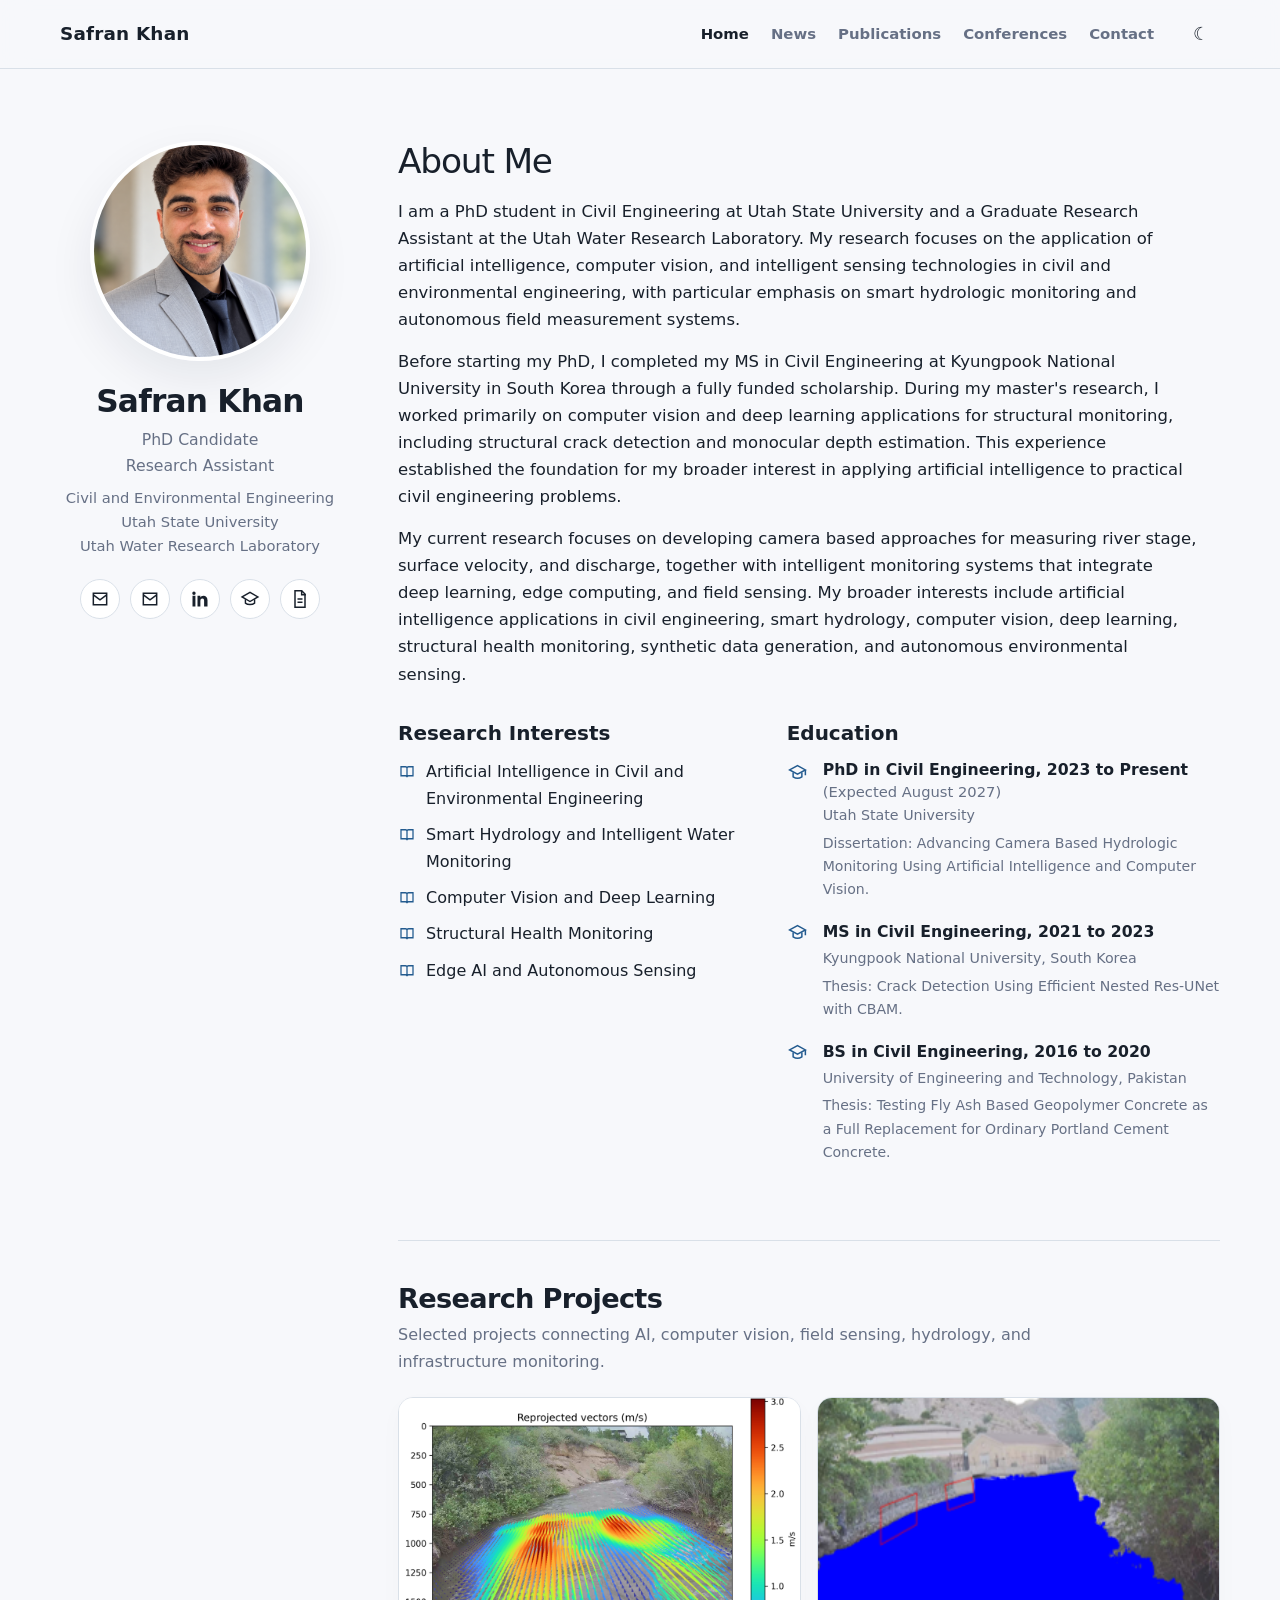
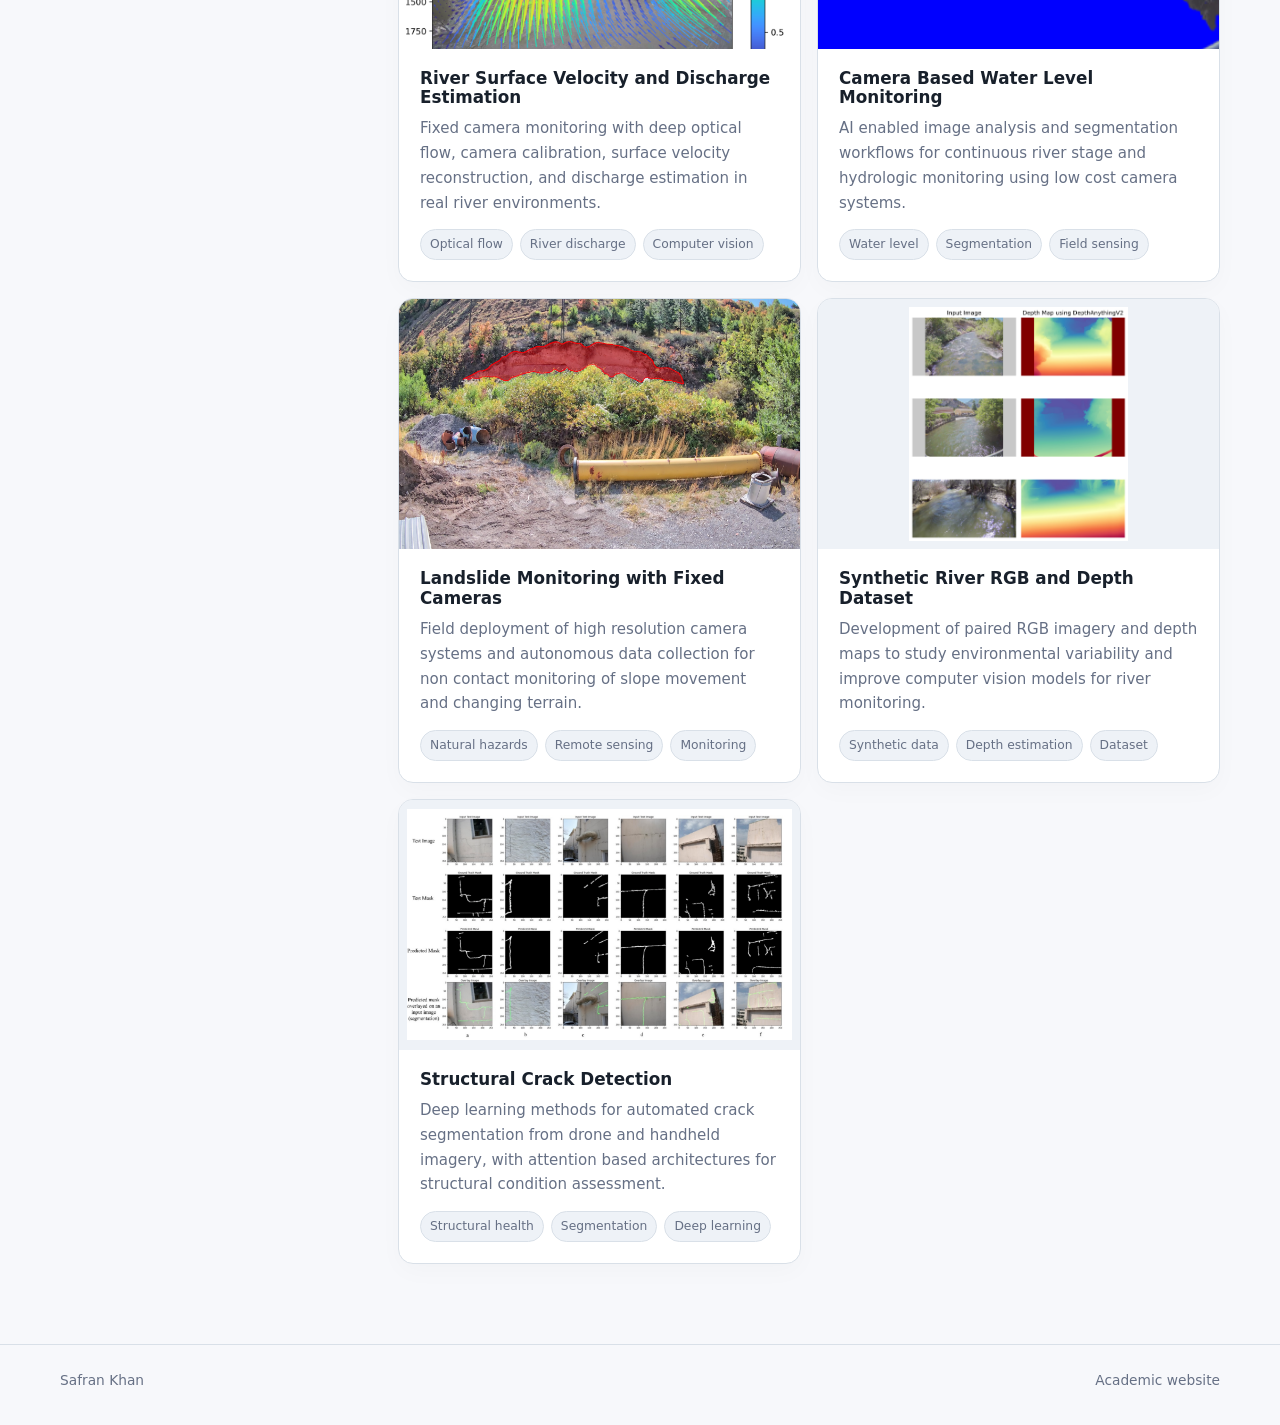
<file: index.html>
<!doctype html>
<html lang="en">
<head>
  <meta charset="utf-8">
  <meta name="viewport" content="width=device-width, initial-scale=1">
  <meta name="description" content="Academic website of Safran Khan, PhD Candidate and Research Assistant at Utah State University, focusing on AI, computer vision, smart hydrology, and infrastructure monitoring.">
  <title>Safran Khan | Academic Website</title>
  <link rel="stylesheet" href="assets/styles.css">
  <script>try{const t=localStorage.getItem('theme');if(t)document.documentElement.setAttribute('data-theme',t)}catch(e){}</script>
  <script type="application/ld+json">{"@context":"https://schema.org","@type":"Person","name":"Safran Khan","jobTitle":"PhD Candidate and Research Assistant","affiliation":[{"@type":"CollegeOrUniversity","name":"Utah State University"},{"@type":"Organization","name":"Utah Water Research Laboratory"}],"email":"mailto:safran.khan@usu.edu","sameAs":["https://scholar.google.com/citations?user=_5vzFUcAAAAJ&hl=en","https://pk.linkedin.com/in/engr-safran-khan-b35866154"]}</script>
</head>
<body>
  <header class="site-header">
    <nav class="nav-wrap" aria-label="Main navigation">
      <a class="brand" href="index.html">Safran Khan</a>
      <div class="nav-links">
        <a class="active" href="index.html">Home</a>
        <a href="news.html">News</a>
        <a href="publications.html">Publications</a>
        <a href="conferences.html">Conferences</a>
        <a href="contact.html">Contact</a>
      </div>
      <button class="theme-toggle" type="button" data-theme-toggle aria-label="Switch theme"></button>
    </nav>
  </header>

  <main class="page-shell">
    <div class="home-grid">
      <aside class="profile-panel" aria-label="Profile">
        <img class="profile-photo" src="assets/profile.png" alt="Portrait of Safran Khan">
        <h1 class="profile-name">Safran Khan</h1>
        <p class="profile-role">PhD Candidate<br>Research Assistant</p>
        <p class="profile-unit">Civil and Environmental Engineering<br>Utah State University<br>Utah Water Research Laboratory</p>

        <div class="social-row" aria-label="Academic and professional links">
          <a class="social-link" href="mailto:safran.khan@usu.edu" aria-label="Email Safran Khan" title="USU Email">
            <svg viewBox="0 0 24 24" fill="none" stroke="currentColor" stroke-width="1.8" aria-hidden="true"><path d="M4 5h16v14H4z"></path><path d="m4 7 8 6 8-6"></path></svg>
          </a>
          <a class="social-link" href="mailto:civilengr.safrankhan@gmail.com" aria-label="Email civilengr.safrankhan@gmail.com" title="Gmail">
            <svg viewBox="0 0 24 24" fill="none" stroke="currentColor" stroke-width="1.8" aria-hidden="true"><path d="M4 5h16v14H4z"></path><path d="m4 7 8 6 8-6"></path></svg>
          </a>
          <a class="social-link" href="https://pk.linkedin.com/in/engr-safran-khan-b35866154" target="_blank" rel="noopener" aria-label="LinkedIn" title="LinkedIn">
            <svg viewBox="0 0 24 24" fill="currentColor" aria-hidden="true"><path d="M6.5 8.2H3V21h3.5V8.2zM4.75 3A2.05 2.05 0 1 0 4.75 7.1 2.05 2.05 0 0 0 4.75 3zM21 13.7c0-3.85-2.05-5.65-4.8-5.65-2.2 0-3.2 1.2-3.75 2.05V8.2H9V21h3.45v-6.35c0-1.67.32-3.3 2.4-3.3 2.05 0 2.08 1.92 2.08 3.4V21H21v-7.3z"></path></svg>
          </a>
          <a class="social-link" href="https://scholar.google.com/citations?user=_5vzFUcAAAAJ&hl=en" target="_blank" rel="noopener" aria-label="Google Scholar" title="Google Scholar">
            <svg viewBox="0 0 24 24" fill="none" stroke="currentColor" stroke-width="1.7" aria-hidden="true"><path d="M2.5 9.5 12 4l9.5 5.5L12 15z"></path><path d="M6.5 12.2V17c2.7 2.2 8.3 2.2 11 0v-4.8"></path></svg>
          </a>
          <a class="social-link" href="assets/Safran_Khan_CV.pdf" target="_blank" aria-label="Curriculum vitae" title="CV">
            <svg viewBox="0 0 24 24" fill="none" stroke="currentColor" stroke-width="1.8" aria-hidden="true"><path d="M6 2h8l4 4v16H6z"></path><path d="M14 2v5h5M9 12h6M9 16h6"></path></svg>
          </a>
        </div>
      </aside>

      <section class="content-panel">
        <h2 class="hero-title about-title">About Me</h2>
        <p class="bio-copy">I am a PhD student in Civil Engineering at Utah State University and a Graduate Research Assistant at the Utah Water Research Laboratory. My research focuses on the application of artificial intelligence, computer vision, and intelligent sensing technologies in civil and environmental engineering, with particular emphasis on smart hydrologic monitoring and autonomous field measurement systems.</p>
        <p class="bio-copy">Before starting my PhD, I completed my MS in Civil Engineering at Kyungpook National University in South Korea through a fully funded scholarship. During my master's research, I worked primarily on computer vision and deep learning applications for structural monitoring, including structural crack detection and monocular depth estimation. This experience established the foundation for my broader interest in applying artificial intelligence to practical civil engineering problems.</p>
        <p class="bio-copy">My current research focuses on developing camera based approaches for measuring river stage, surface velocity, and discharge, together with intelligent monitoring systems that integrate deep learning, edge computing, and field sensing. My broader interests include artificial intelligence applications in civil engineering, smart hydrology, computer vision, deep learning, structural health monitoring, synthetic data generation, and autonomous environmental sensing.</p>

        <div class="home-details">
          <section>
            <h3 class="section-title">Research Interests</h3>
            <ul class="interest-list">
              <li><svg viewBox="0 0 24 24" fill="none" stroke="currentColor" stroke-width="1.7" aria-hidden="true"><path d="M4 5h6a2 2 0 0 1 2 2v12a2 2 0 0 0-2-2H4zM20 5h-6a2 2 0 0 0-2 2v12a2 2 0 0 1 2-2h6z"></path></svg><span>Artificial Intelligence in Civil and Environmental Engineering</span></li>
              <li><svg viewBox="0 0 24 24" fill="none" stroke="currentColor" stroke-width="1.7" aria-hidden="true"><path d="M4 5h6a2 2 0 0 1 2 2v12a2 2 0 0 0-2-2H4zM20 5h-6a2 2 0 0 0-2 2v12a2 2 0 0 1 2-2h6z"></path></svg><span>Smart Hydrology and Intelligent Water Monitoring</span></li>
              <li><svg viewBox="0 0 24 24" fill="none" stroke="currentColor" stroke-width="1.7" aria-hidden="true"><path d="M4 5h6a2 2 0 0 1 2 2v12a2 2 0 0 0-2-2H4zM20 5h-6a2 2 0 0 0-2 2v12a2 2 0 0 1 2-2h6z"></path></svg><span>Computer Vision and Deep Learning</span></li>
              <li><svg viewBox="0 0 24 24" fill="none" stroke="currentColor" stroke-width="1.7" aria-hidden="true"><path d="M4 5h6a2 2 0 0 1 2 2v12a2 2 0 0 0-2-2H4zM20 5h-6a2 2 0 0 0-2 2v12a2 2 0 0 1 2-2h6z"></path></svg><span>Structural Health Monitoring</span></li>
              <li><svg viewBox="0 0 24 24" fill="none" stroke="currentColor" stroke-width="1.7" aria-hidden="true"><path d="M4 5h6a2 2 0 0 1 2 2v12a2 2 0 0 0-2-2H4zM20 5h-6a2 2 0 0 0-2 2v12a2 2 0 0 1 2-2h6z"></path></svg><span>Edge AI and Autonomous Sensing</span></li>
            </ul>
          </section>

          <section>
            <h3 class="section-title">Education</h3>
            <div class="education-list">
              <div class="education-item"><svg viewBox="0 0 24 24" fill="none" stroke="currentColor" stroke-width="1.7" aria-hidden="true"><path d="m3 9 9-5 9 5-9 5z"></path><path d="M7 12v5c3 2 7 2 10 0v-5M21 9v6"></path></svg><div><div class="degree-line"><strong>PhD in Civil Engineering, 2023 to Present</strong> <span class="expected-date">(Expected August 2027)</span></div><span class="education-meta">Utah State University</span><div class="education-note">Dissertation: Advancing Camera Based Hydrologic Monitoring Using Artificial Intelligence and Computer Vision.</div></div></div>
              <div class="education-item"><svg viewBox="0 0 24 24" fill="none" stroke="currentColor" stroke-width="1.7" aria-hidden="true"><path d="m3 9 9-5 9 5-9 5z"></path><path d="M7 12v5c3 2 7 2 10 0v-5M21 9v6"></path></svg><div><strong>MS in Civil Engineering, 2021 to 2023</strong><span class="education-meta">Kyungpook National University, South Korea</span><div class="education-note">Thesis: Crack Detection Using Efficient Nested Res-UNet with CBAM.</div></div></div>
              <div class="education-item"><svg viewBox="0 0 24 24" fill="none" stroke="currentColor" stroke-width="1.7" aria-hidden="true"><path d="m3 9 9-5 9 5-9 5z"></path><path d="M7 12v5c3 2 7 2 10 0v-5M21 9v6"></path></svg><div><strong>BS in Civil Engineering, 2016 to 2020</strong><span class="education-meta">University of Engineering and Technology, Pakistan</span><div class="education-note">Thesis: Testing Fly Ash Based Geopolymer Concrete as a Full Replacement for Ordinary Portland Cement Concrete.</div></div></div>
            </div>
          </section>
        </div>

        <section class="projects-block" id="projects">
          <div class="projects-heading">
            <div><h2>Research Projects</h2></div>
            <p>Selected projects connecting AI, computer vision, field sensing, hydrology, and infrastructure monitoring.</p>
          </div>
          <div class="project-grid">
            <article class="project-card"><img class="project-thumb top" src="assets/project-velocity.png" alt="Reprojected surface velocity vectors over a river scene"><div class="project-body"><h3>River Surface Velocity and Discharge Estimation</h3><p>Fixed camera monitoring with deep optical flow, camera calibration, surface velocity reconstruction, and discharge estimation in real river environments.</p><div class="tag-row"><span class="tag">Optical flow</span><span class="tag">River discharge</span><span class="tag">Computer vision</span></div></div></article>
            <article class="project-card"><img class="project-thumb top" src="assets/project-waterlevel.png" alt="Water level segmentation mask over a river image"><div class="project-body"><h3>Camera Based Water Level Monitoring</h3><p>AI enabled image analysis and segmentation workflows for continuous river stage and hydrologic monitoring using low cost camera systems.</p><div class="tag-row"><span class="tag">Water level</span><span class="tag">Segmentation</span><span class="tag">Field sensing</span></div></div></article>
            <article class="project-card"><img class="project-thumb top" src="assets/project-landslide.png" alt="Annotated landslide area highlighted on a hillside image"><div class="project-body"><h3>Landslide Monitoring with Fixed Cameras</h3><p>Field deployment of high resolution camera systems and autonomous data collection for non contact monitoring of slope movement and changing terrain.</p><div class="tag-row"><span class="tag">Natural hazards</span><span class="tag">Remote sensing</span><span class="tag">Monitoring</span></div></div></article>
            <article class="project-card"><img class="project-thumb contain" src="assets/project-depthmap.png" alt="Example RGB river images and corresponding depth maps"><div class="project-body"><h3>Synthetic River RGB and Depth Dataset</h3><p>Development of paired RGB imagery and depth maps to study environmental variability and improve computer vision models for river monitoring.</p><div class="tag-row"><span class="tag">Synthetic data</span><span class="tag">Depth estimation</span><span class="tag">Dataset</span></div></div></article>
            <article class="project-card"><img class="project-thumb contain" src="assets/project-cracks.png" alt="Crack segmentation examples showing input images and masks"><div class="project-body"><h3>Structural Crack Detection</h3><p>Deep learning methods for automated crack segmentation from drone and handheld imagery, with attention based architectures for structural condition assessment.</p><div class="tag-row"><span class="tag">Structural health</span><span class="tag">Segmentation</span><span class="tag">Deep learning</span></div></div></article>
          </div>
        </section>
      </section>
    </div>
  </main>

  <footer class="site-footer"><div class="footer-wrap"><span>Safran Khan</span><span>Academic website</span></div></footer>
  <script src="assets/site.js"></script>
</body>
</html>
</file>
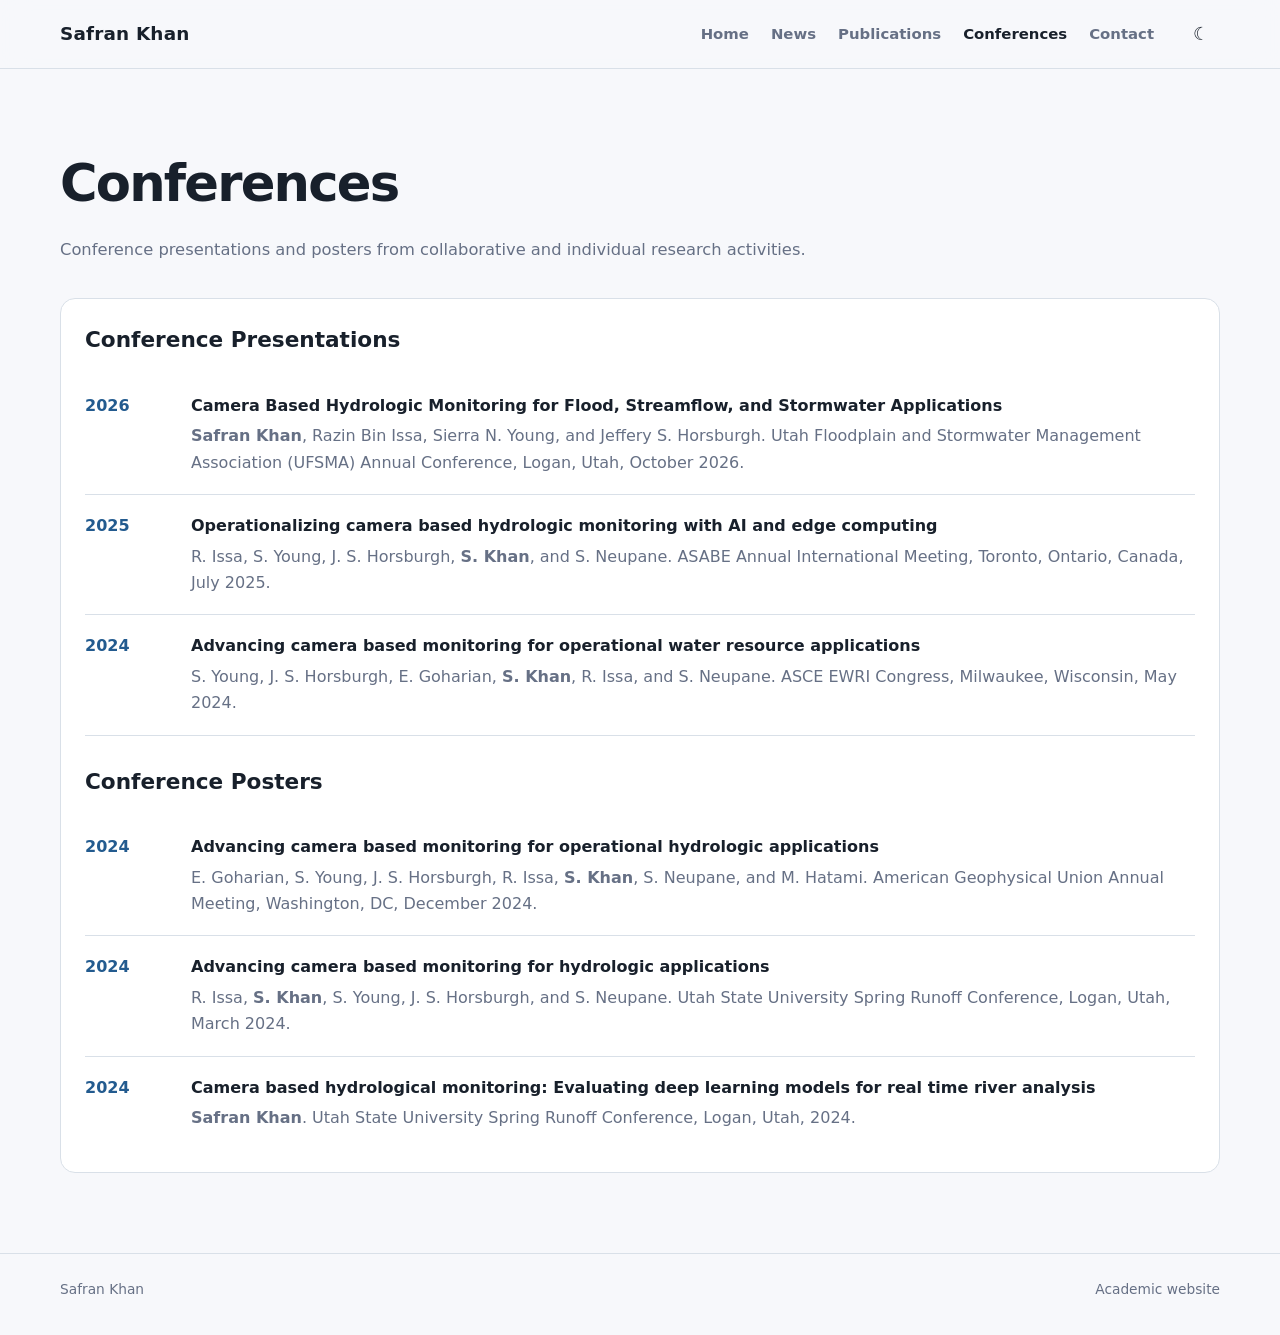
<file: conferences.html>
<!doctype html>
<html lang="en">
<head>
  <meta charset="utf-8"><meta name="viewport" content="width=device-width, initial-scale=1">
  <meta name="description" content="Conference presentations and posters by Safran Khan.">
  <title>Conferences | Safran Khan</title>
  <link rel="stylesheet" href="assets/styles.css">
  <script>try{const t=localStorage.getItem('theme');if(t)document.documentElement.setAttribute('data-theme',t)}catch(e){}</script>
</head>
<body>
<header class="site-header"><nav class="nav-wrap" aria-label="Main navigation"><a class="brand" href="index.html">Safran Khan</a><div class="nav-links"><a href="index.html">Home</a><a href="news.html">News</a><a href="publications.html">Publications</a><a class="active" href="conferences.html">Conferences</a><a href="contact.html">Contact</a></div><button class="theme-toggle" type="button" data-theme-toggle aria-label="Switch theme"></button></nav></header>
<main class="page-shell">
  <div class="page-intro"><h1 class="page-title">Conferences</h1><p class="page-subtitle">Conference presentations and posters from collaborative and individual research activities.</p></div>
  <section class="content-card">
    <h2 class="group-title">Conference Presentations</h2>
    <div class="conference-item"><div class="conference-year">2026</div><div><p class="conference-title">Camera Based Hydrologic Monitoring for Flood, Streamflow, and Stormwater Applications</p><p class="conference-detail"><strong>Safran Khan</strong>, Razin Bin Issa, Sierra N. Young, and Jeffery S. Horsburgh. Utah Floodplain and Stormwater Management Association (UFSMA) Annual Conference, Logan, Utah, October 2026.</p></div></div>
    <div class="conference-item"><div class="conference-year">2025</div><div><p class="conference-title">Operationalizing camera based hydrologic monitoring with AI and edge computing</p><p class="conference-detail">R. Issa, S. Young, J. S. Horsburgh, <strong>S. Khan</strong>, and S. Neupane. ASABE Annual International Meeting, Toronto, Ontario, Canada, July 2025.</p></div></div>
    <div class="conference-item"><div class="conference-year">2024</div><div><p class="conference-title">Advancing camera based monitoring for operational water resource applications</p><p class="conference-detail">S. Young, J. S. Horsburgh, E. Goharian, <strong>S. Khan</strong>, R. Issa, and S. Neupane. ASCE EWRI Congress, Milwaukee, Wisconsin, May 2024.</p></div></div>

    <h2 class="group-title" style="margin-top:28px">Conference Posters</h2>
    <div class="conference-item"><div class="conference-year">2024</div><div><p class="conference-title">Advancing camera based monitoring for operational hydrologic applications</p><p class="conference-detail">E. Goharian, S. Young, J. S. Horsburgh, R. Issa, <strong>S. Khan</strong>, S. Neupane, and M. Hatami. American Geophysical Union Annual Meeting, Washington, DC, December 2024.</p></div></div>
    <div class="conference-item"><div class="conference-year">2024</div><div><p class="conference-title">Advancing camera based monitoring for hydrologic applications</p><p class="conference-detail">R. Issa, <strong>S. Khan</strong>, S. Young, J. S. Horsburgh, and S. Neupane. Utah State University Spring Runoff Conference, Logan, Utah, March 2024.</p></div></div>
    <div class="conference-item"><div class="conference-year">2024</div><div><p class="conference-title">Camera based hydrological monitoring: Evaluating deep learning models for real time river analysis</p><p class="conference-detail"><strong>Safran Khan</strong>. Utah State University Spring Runoff Conference, Logan, Utah, 2024.</p></div></div>
  </section>
</main>
<footer class="site-footer"><div class="footer-wrap"><span>Safran Khan</span><span>Academic website</span></div></footer>
<script src="assets/site.js"></script>
</body>
</html>
</file>
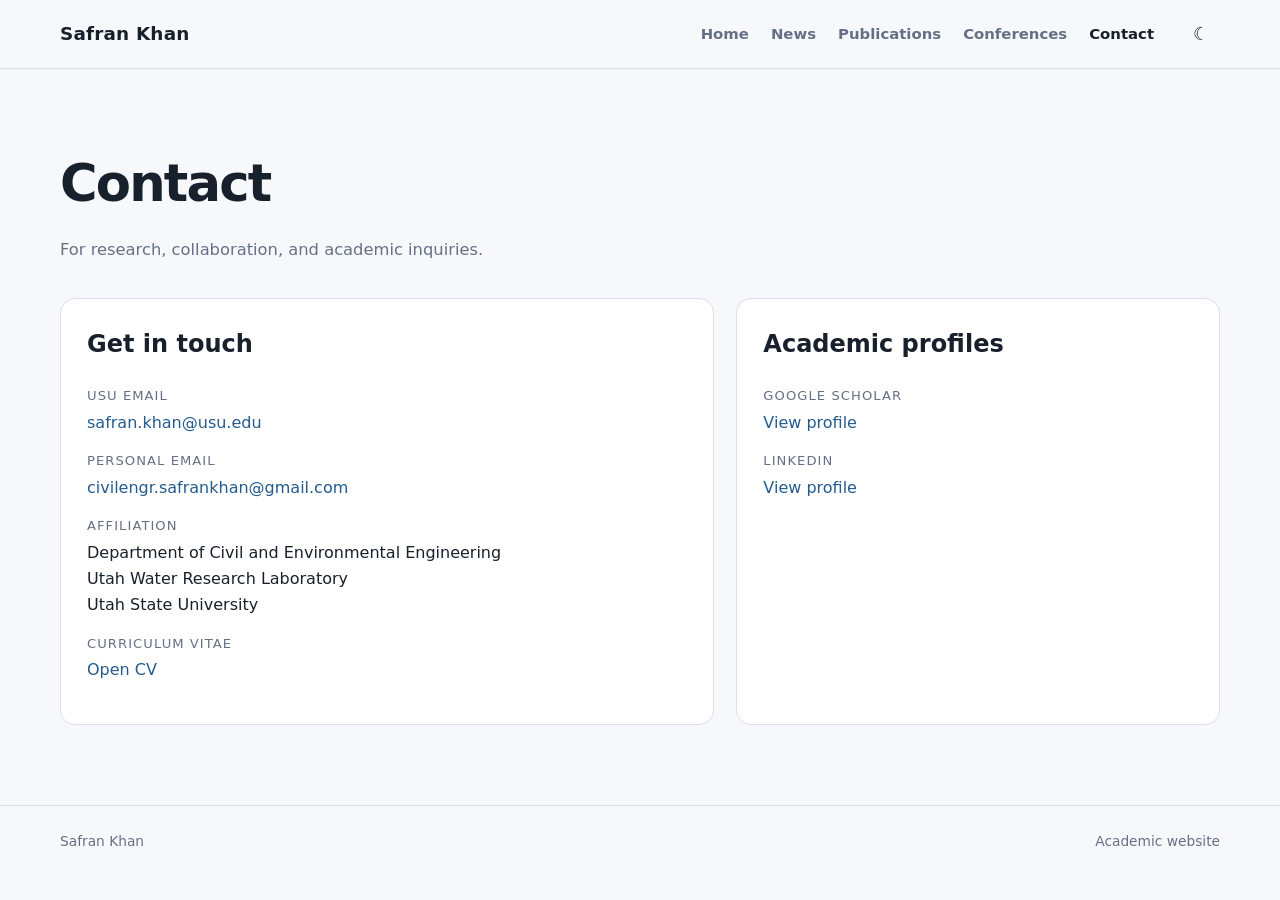
<file: contact.html>
<!doctype html>
<html lang="en">
<head>
  <meta charset="utf-8"><meta name="viewport" content="width=device-width, initial-scale=1">
  <meta name="description" content="Contact Safran Khan at Utah State University.">
  <title>Contact | Safran Khan</title>
  <link rel="stylesheet" href="assets/styles.css">
  <script>try{const t=localStorage.getItem('theme');if(t)document.documentElement.setAttribute('data-theme',t)}catch(e){}</script>
</head>
<body>
<header class="site-header"><nav class="nav-wrap" aria-label="Main navigation"><a class="brand" href="index.html">Safran Khan</a><div class="nav-links"><a href="index.html">Home</a><a href="news.html">News</a><a href="publications.html">Publications</a><a href="conferences.html">Conferences</a><a class="active" href="contact.html">Contact</a></div><button class="theme-toggle" type="button" data-theme-toggle aria-label="Switch theme"></button></nav></header>
<main class="page-shell">
  <div class="page-intro"><h1 class="page-title">Contact</h1><p class="page-subtitle">For research, collaboration, and academic inquiries.</p></div>
  <div class="contact-grid">
    <section class="contact-card"><h2>Get in touch</h2><div class="contact-row"><span class="contact-label">USU Email</span><a href="mailto:safran.khan@usu.edu">safran.khan@usu.edu</a></div><div class="contact-row"><span class="contact-label">Personal Email</span><a href="mailto:civilengr.safrankhan@gmail.com">civilengr.safrankhan@gmail.com</a></div><div class="contact-row"><span class="contact-label">Affiliation</span><span>Department of Civil and Environmental Engineering<br>Utah Water Research Laboratory<br>Utah State University</span></div><div class="contact-row"><span class="contact-label">Curriculum Vitae</span><a href="assets/Safran_Khan_CV.pdf" target="_blank">Open CV</a></div></section>
    <section class="contact-card"><h2>Academic profiles</h2><div class="contact-row"><span class="contact-label">Google Scholar</span><a href="https://scholar.google.com/citations?user=_5vzFUcAAAAJ&hl=en" target="_blank" rel="noopener">View profile</a></div><div class="contact-row"><span class="contact-label">LinkedIn</span><a href="https://pk.linkedin.com/in/engr-safran-khan-b35866154" target="_blank" rel="noopener">View profile</a></div></section>
  </div>
</main>
<footer class="site-footer"><div class="footer-wrap"><span>Safran Khan</span><span>Academic website</span></div></footer>
<script src="assets/site.js"></script>
</body>
</html>
</file>
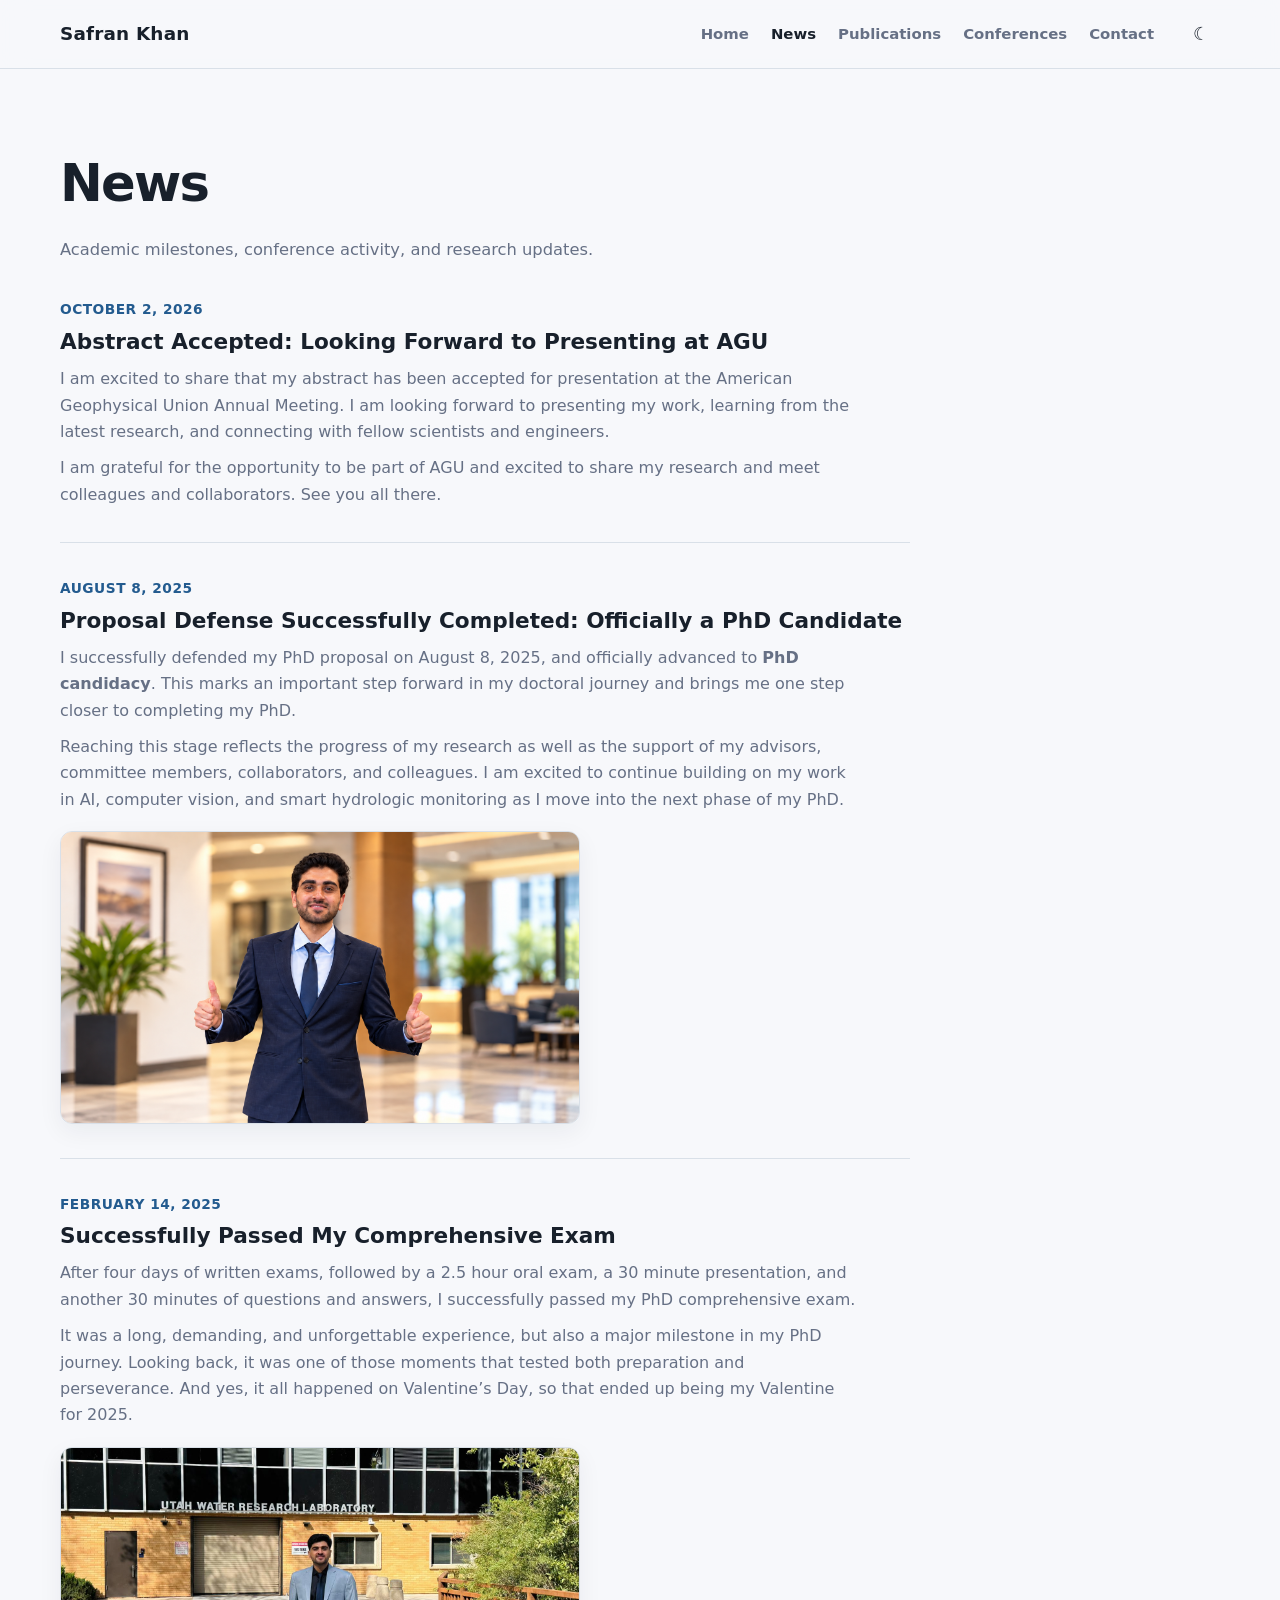
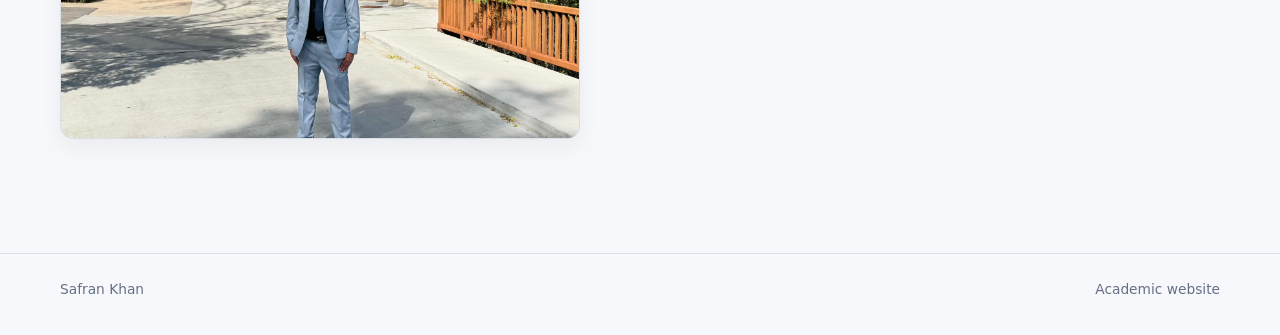
<file: news.html>
<!doctype html>
<html lang="en">
<head>
  <meta charset="utf-8">
  <meta name="viewport" content="width=device-width, initial-scale=1">
  <meta name="description" content="Academic news and research milestones from Safran Khan.">
  <title>News | Safran Khan</title>
  <link rel="stylesheet" href="assets/styles.css">
  <script>try{const t=localStorage.getItem('theme');if(t)document.documentElement.setAttribute('data-theme',t)}catch(e){}</script>
</head>
<body>
<header class="site-header">
  <nav class="nav-wrap" aria-label="Main navigation">
    <a class="brand" href="index.html">Safran Khan</a>
    <div class="nav-links">
      <a href="index.html">Home</a>
      <a class="active" href="news.html">News</a>
      <a href="publications.html">Publications</a>
      <a href="conferences.html">Conferences</a>
      <a href="contact.html">Contact</a>
    </div>
    <button class="theme-toggle" type="button" data-theme-toggle aria-label="Switch theme"></button>
  </nav>
</header>

<main class="page-shell">
  <div class="page-intro">
    <h1 class="page-title">News</h1>
    <p class="page-subtitle">Academic milestones, conference activity, and research updates.</p>
  </div>

  <section class="news-list">
    <article class="news-item">
      <span class="news-date">October 2, 2026</span>
      <h2 class="news-title">Abstract Accepted: Looking Forward to Presenting at AGU</h2>
      <p class="news-copy">I am excited to share that my abstract has been accepted for presentation at the American Geophysical Union Annual Meeting. I am looking forward to presenting my work, learning from the latest research, and connecting with fellow scientists and engineers.</p>
      <p class="news-copy">I am grateful for the opportunity to be part of AGU and excited to share my research and meet colleagues and collaborators. See you all there.</p>
    </article>

    <article class="news-item">
      <span class="news-date">August 8, 2025</span>
      <h2 class="news-title">Proposal Defense Successfully Completed: Officially a PhD Candidate</h2>
      <p class="news-copy">I successfully defended my PhD proposal on August 8, 2025, and officially advanced to <strong>PhD candidacy</strong>. This marks an important step forward in my doctoral journey and brings me one step closer to completing my PhD.</p>
      <p class="news-copy">Reaching this stage reflects the progress of my research as well as the support of my advisors, committee members, collaborators, and colleagues. I am excited to continue building on my work in AI, computer vision, and smart hydrologic monitoring as I move into the next phase of my PhD.</p>
      <div class="news-image-wrap">
        <img class="news-image candidacy" src="assets/news-proposal-defense-final.png" alt="Safran Khan celebrating after successfully completing his PhD proposal defense">
      </div>
    </article>

    <article class="news-item">
      <span class="news-date">February 14, 2025</span>
      <h2 class="news-title">Successfully Passed My Comprehensive Exam</h2>
      <p class="news-copy">After four days of written exams, followed by a 2.5 hour oral exam, a 30 minute presentation, and another 30 minutes of questions and answers, I successfully passed my PhD comprehensive exam.</p>
      <p class="news-copy">It was a long, demanding, and unforgettable experience, but also a major milestone in my PhD journey. Looking back, it was one of those moments that tested both preparation and perseverance. And yes, it all happened on Valentine’s Day, so that ended up being my Valentine for 2025.</p>
      <div class="news-image-wrap">
        <img class="news-image uwrl" src="assets/news-comprehensive-exam.jpg" alt="Safran Khan standing in front of the Utah Water Research Laboratory after his comprehensive exam">
      </div>
    </article>
  </section>
</main>

<footer class="site-footer"><div class="footer-wrap"><span>Safran Khan</span><span>Academic website</span></div></footer>
<script src="assets/site.js"></script>
</body>
</html>
</file>
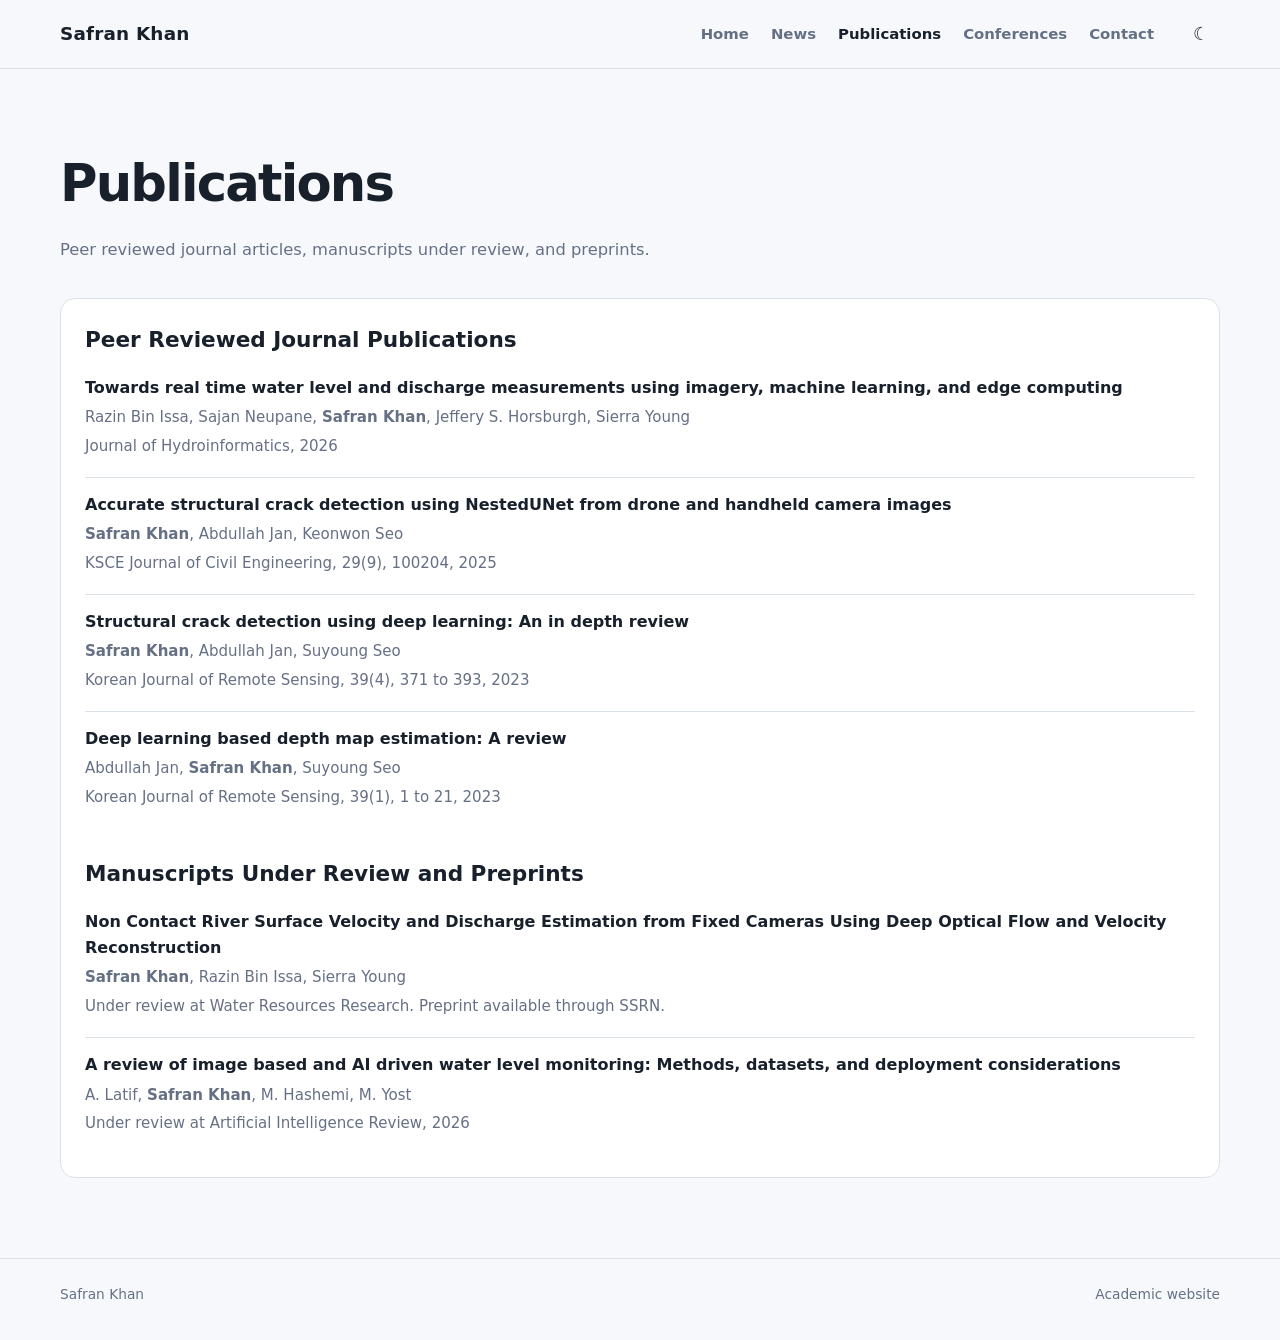
<file: publications.html>
<!doctype html>
<html lang="en">
<head>
  <meta charset="utf-8"><meta name="viewport" content="width=device-width, initial-scale=1">
  <meta name="description" content="Publications by Safran Khan.">
  <title>Publications | Safran Khan</title>
  <link rel="stylesheet" href="assets/styles.css">
  <script>try{const t=localStorage.getItem('theme');if(t)document.documentElement.setAttribute('data-theme',t)}catch(e){}</script>
</head>
<body>
<header class="site-header"><nav class="nav-wrap" aria-label="Main navigation"><a class="brand" href="index.html">Safran Khan</a><div class="nav-links"><a href="index.html">Home</a><a href="news.html">News</a><a class="active" href="publications.html">Publications</a><a href="conferences.html">Conferences</a><a href="contact.html">Contact</a></div><button class="theme-toggle" type="button" data-theme-toggle aria-label="Switch theme"></button></nav></header>
<main class="page-shell">
  <div class="page-intro"><h1 class="page-title">Publications</h1><p class="page-subtitle">Peer reviewed journal articles, manuscripts under review, and preprints.</p></div>
  <section class="content-card">
    <h2 class="group-title">Peer Reviewed Journal Publications</h2>
    <div class="publication-list">
      <article class="publication"><a class="publication-title" href="https://doi.org/10.2166/hydro.2026.147" target="_blank" rel="noopener">Towards real time water level and discharge measurements using imagery, machine learning, and edge computing</a><div class="publication-authors">Razin Bin Issa, Sajan Neupane, <strong>Safran Khan</strong>, Jeffery S. Horsburgh, Sierra Young</div><div class="publication-venue">Journal of Hydroinformatics, 2026</div></article>
      <article class="publication"><a class="publication-title" href="https://doi.org/10.1016/j.kscej.2025.100204" target="_blank" rel="noopener">Accurate structural crack detection using NestedUNet from drone and handheld camera images</a><div class="publication-authors"><strong>Safran Khan</strong>, Abdullah Jan, Keonwon Seo</div><div class="publication-venue">KSCE Journal of Civil Engineering, 29(9), 100204, 2025</div></article>
      <article class="publication"><a class="publication-title" href="https://doi.org/10.7780/KJRS.2023.39.4.1" target="_blank" rel="noopener">Structural crack detection using deep learning: An in depth review</a><div class="publication-authors"><strong>Safran Khan</strong>, Abdullah Jan, Suyoung Seo</div><div class="publication-venue">Korean Journal of Remote Sensing, 39(4), 371 to 393, 2023</div></article>
      <article class="publication"><a class="publication-title" href="https://doi.org/10.7780/KJRS.2023.39.1.1" target="_blank" rel="noopener">Deep learning based depth map estimation: A review</a><div class="publication-authors">Abdullah Jan, <strong>Safran Khan</strong>, Suyoung Seo</div><div class="publication-venue">Korean Journal of Remote Sensing, 39(1), 1 to 21, 2023</div></article>
    </div>

    <h2 class="group-title" style="margin-top:28px">Manuscripts Under Review and Preprints</h2>
    <div class="publication-list">
      <article class="publication"><a class="publication-title" href="https://doi.org/10.2139/ssrn.6431270" target="_blank" rel="noopener">Non Contact River Surface Velocity and Discharge Estimation from Fixed Cameras Using Deep Optical Flow and Velocity Reconstruction</a><div class="publication-authors"><strong>Safran Khan</strong>, Razin Bin Issa, Sierra Young</div><div class="publication-venue">Under review at Water Resources Research. Preprint available through SSRN.</div></article>
      <article class="publication"><span class="publication-title">A review of image based and AI driven water level monitoring: Methods, datasets, and deployment considerations</span><div class="publication-authors">A. Latif, <strong>Safran Khan</strong>, M. Hashemi, M. Yost</div><div class="publication-venue">Under review at Artificial Intelligence Review, 2026</div></article>
    </div>
  </section>
</main>
<footer class="site-footer"><div class="footer-wrap"><span>Safran Khan</span><span>Academic website</span></div></footer>
<script src="assets/site.js"></script>
</body>
</html>
</file>
<file: assets/styles.css>
:root {
  --bg: #f7f8fb;
  --surface: #ffffff;
  --surface-soft: #eef2f7;
  --text: #18202b;
  --muted: #667085;
  --line: #d9e0e8;
  --accent: #235b8f;
  --accent-strong: #173f65;
  --shadow: 0 18px 45px rgba(19, 31, 46, 0.08);
  --max: 1160px;
}

html[data-theme="dark"] {
  --bg: #20222c;
  --surface: #282b36;
  --surface-soft: #303440;
  --text: #f5f7fb;
  --muted: #adb5c4;
  --line: #3a3f4d;
  --accent: #91bff1;
  --accent-strong: #bfdcff;
  --shadow: 0 18px 45px rgba(0, 0, 0, 0.18);
}

* { box-sizing: border-box; }
html { scroll-behavior: smooth; }
body {
  margin: 0;
  font-family: Inter, ui-sans-serif, system-ui, -apple-system, BlinkMacSystemFont, "Segoe UI", sans-serif;
  background: var(--bg);
  color: var(--text);
  line-height: 1.65;
  transition: background 180ms ease, color 180ms ease;
}
a { color: var(--accent); text-decoration: none; }
a:hover { text-decoration: underline; }
img { max-width: 100%; display: block; }

.site-header {
  position: sticky;
  top: 0;
  z-index: 30;
  border-bottom: 1px solid var(--line);
  background: color-mix(in srgb, var(--bg) 90%, transparent);
  backdrop-filter: blur(14px);
}
.nav-wrap {
  width: min(var(--max), calc(100% - 36px));
  margin: 0 auto;
  min-height: 68px;
  display: flex;
  align-items: center;
  gap: 28px;
}
.brand {
  color: var(--text);
  font-size: 1.15rem;
  font-weight: 760;
  letter-spacing: 0.01em;
  white-space: nowrap;
}
.brand:hover { text-decoration: none; }
.nav-links {
  display: flex;
  align-items: center;
  gap: 22px;
  margin-left: auto;
}
.nav-links a {
  color: var(--muted);
  font-size: 0.93rem;
  font-weight: 650;
}
.nav-links a:hover,
.nav-links a.active { color: var(--text); text-decoration: none; }
.theme-toggle {
  border: 0;
  background: transparent;
  color: var(--text);
  cursor: pointer;
  width: 38px;
  height: 38px;
  border-radius: 50%;
  display: grid;
  place-items: center;
}
.theme-toggle:hover { background: var(--surface-soft); }
.theme-toggle::before { content: '☾'; font-size: 1.12rem; }
html[data-theme="dark"] .theme-toggle::before { content: '☀'; }

.page-shell {
  width: min(var(--max), calc(100% - 36px));
  margin: 0 auto;
  padding: 72px 0 80px;
}

/* Home page layout intentionally follows the earlier academic profile design */
.home-grid {
  display: grid;
  grid-template-columns: 280px minmax(0, 1fr);
  gap: 58px;
  align-items: start;
}
.profile-panel {
  position: sticky;
  top: 106px;
  text-align: center;
}
.profile-photo {
  width: 220px;
  height: 220px;
  object-fit: cover;
  object-position: 50% 24%;
  border-radius: 50%;
  margin: 0 auto 22px;
  box-shadow: var(--shadow);
  border: 4px solid var(--surface);
}
.profile-name {
  margin: 0 0 7px;
  font-size: 1.95rem;
  line-height: 1.18;
  letter-spacing: -0.025em;
}
.profile-role {
  margin: 0;
  color: var(--muted);
  font-size: 0.98rem;
}
.profile-unit {
  margin: 7px 0 0;
  color: var(--muted);
  font-size: 0.92rem;
}
.social-row {
  margin-top: 21px;
  display: flex;
  justify-content: center;
  gap: 10px;
  flex-wrap: wrap;
}
.social-link {
  width: 40px;
  height: 40px;
  display: grid;
  place-items: center;
  border-radius: 50%;
  border: 1px solid var(--line);
  color: var(--text);
  background: var(--surface);
  transition: transform 150ms ease, background 150ms ease;
}
.social-link:hover {
  text-decoration: none;
  background: var(--surface-soft);
  transform: translateY(-2px);
}
.social-link svg { width: 20px; height: 20px; }

.content-panel h1,
.content-panel h2,
.content-panel h3 { line-height: 1.18; }
.hero-title {
  font-size: clamp(1.75rem, 3vw, 2.15rem);
  margin: 0 0 16px;
  font-weight: 520;
  letter-spacing: -0.035em;
}
.bio-copy {
  margin: 0;
  max-width: 800px;
  font-size: 1.03rem;
}
.bio-copy + .bio-copy { margin-top: 14px; }
.home-details {
  display: grid;
  grid-template-columns: 1fr 1.25fr;
  gap: 42px;
  margin-top: 34px;
}
.section-title {
  font-size: 1.25rem;
  margin: 0 0 14px;
}
.interest-list,
.education-list {
  list-style: none;
  margin: 0;
  padding: 0;
}
.interest-list li {
  display: flex;
  align-items: flex-start;
  gap: 10px;
  margin: 10px 0;
  color: var(--text);
}
.interest-list svg {
  width: 18px;
  height: 18px;
  margin-top: 4px;
  flex: 0 0 auto;
  color: var(--accent);
}
.education-item {
  display: grid;
  grid-template-columns: 24px 1fr;
  gap: 12px;
  margin: 0 0 18px;
}
.education-item svg { width: 21px; height: 21px; color: var(--accent); margin-top: 3px; }
.education-item strong { display: block; font-size: 0.98rem; }
.education-meta { display: block; color: var(--muted); font-size: 0.89rem; margin-top: 2px; }
.education-note { color: var(--muted); font-size: 0.88rem; margin-top: 4px; }
.degree-line { line-height: 1.35; }
.expected-date { font-size: 0.92rem; color: var(--muted); white-space: nowrap; }

/* Project section */
.projects-block {
  margin-top: 58px;
  padding-top: 42px;
  border-top: 1px solid var(--line);
}
.projects-heading {
  display: block;
  margin-bottom: 22px;
}
.projects-heading h2 {
  margin: 0 0 7px;
  font-size: 1.7rem;
  letter-spacing: -0.025em;
}
.projects-heading p {
  margin: 0;
  color: var(--muted);
  max-width: 720px;
}
.project-grid {
  display: grid;
  grid-template-columns: repeat(2, minmax(0, 1fr));
  gap: 16px;
}
.project-card {
  background: var(--surface);
  border: 1px solid var(--line);
  border-radius: 15px;
  overflow: hidden;
  box-shadow: 0 8px 24px rgba(0,0,0,0.025);
  display: flex;
  flex-direction: column;
  min-height: 100%;
}
.project-thumb {
  width: 100%;
  aspect-ratio: 16 / 10;
  object-fit: cover;
  background: var(--surface-soft);
}
.project-thumb.top { object-position: center top; }
.project-thumb.contain {
  object-fit: contain;
  padding: 8px;
  background: var(--surface-soft);
}
.project-body {
  padding: 20px 21px 21px;
  display: flex;
  flex-direction: column;
  flex: 1;
}
.project-card h3 { margin: 0 0 8px; font-size: 1.05rem; }
.project-card p { margin: 0; color: var(--muted); font-size: 0.94rem; }
.tag-row { display: flex; flex-wrap: wrap; gap: 7px; margin-top: auto; padding-top: 14px; }
.tag {
  border: 1px solid var(--line);
  border-radius: 999px;
  padding: 4px 9px;
  color: var(--muted);
  font-size: 0.77rem;
  background: var(--surface-soft);
}

/* Interior pages */
.page-intro { max-width: 820px; margin-bottom: 34px; }
.page-title { font-size: clamp(2.1rem, 5vw, 3.2rem); margin: 0 0 12px; letter-spacing: -0.035em; font-weight: 560; }
.page-subtitle { color: var(--muted); margin: 0; font-size: 1.02rem; }
.content-card {
  background: var(--surface);
  border: 1px solid var(--line);
  border-radius: 15px;
  padding: 23px 24px;
}
.publication-list { display: grid; gap: 14px; }
.publication { border-bottom: 1px solid var(--line); padding: 0 0 18px; }
.publication:last-child { border-bottom: 0; }
.publication-title { font-weight: 720; color: var(--text); }
.publication-title:hover { color: var(--accent); }
.publication-authors,
.publication-venue { color: var(--muted); font-size: 0.94rem; margin-top: 4px; }
.group-title { margin: 42px 0 17px; font-size: 1.35rem; }
.group-title:first-of-type { margin-top: 0; }

.conference-item {
  display: grid;
  grid-template-columns: 88px 1fr;
  gap: 18px;
  padding: 18px 0;
  border-bottom: 1px solid var(--line);
}
.conference-item:last-child { border-bottom: 0; }
.conference-year { color: var(--accent); font-weight: 750; }
.conference-title { margin: 0; font-weight: 700; }
.conference-detail { margin: 4px 0 0; color: var(--muted); }

.contact-grid {
  display: grid;
  grid-template-columns: 1.15fr 0.85fr;
  gap: 22px;
}
.contact-card {
  background: var(--surface);
  border: 1px solid var(--line);
  border-radius: 15px;
  padding: 26px;
}
.contact-card h2 { margin-top: 0; }
.contact-row { margin: 14px 0; }
.contact-label { display: block; color: var(--muted); font-size: 0.82rem; text-transform: uppercase; letter-spacing: 0.08em; margin-bottom: 3px; }

/* News page */
.news-list {
  max-width: 850px;
}
.news-item {
  padding: 0 0 34px;
  margin-bottom: 34px;
  border-bottom: 1px solid var(--line);
}
.news-item:last-child {
  border-bottom: 0;
  margin-bottom: 0;
}
.news-date {
  display: block;
  color: var(--accent);
  font-size: 0.86rem;
  font-weight: 760;
  letter-spacing: 0.035em;
  text-transform: uppercase;
  margin-bottom: 7px;
}
.news-title {
  margin: 0 0 10px;
  font-size: 1.35rem;
  line-height: 1.3;
}
.news-copy {
  color: var(--muted);
  margin: 0;
  max-width: 800px;
}
.news-copy + .news-copy { margin-top: 10px; }
.news-image-wrap {
  width: min(520px, 100%);
  margin-top: 18px;
}
.news-image {
  width: 100%;
  aspect-ratio: 16 / 9;
  object-fit: cover;
  object-position: center;
  border-radius: 12px;
  border: 1px solid var(--line);
  box-shadow: 0 8px 24px rgba(19,31,46,0.06);
}
.news-image.uwrl { object-position: center 42%; }
.news-image.candidacy { object-position: center 38%; }

.site-footer {
  border-top: 1px solid var(--line);
  color: var(--muted);
}
.footer-wrap {
  width: min(var(--max), calc(100% - 36px));
  margin: 0 auto;
  padding: 24px 0 34px;
  display: flex;
  justify-content: space-between;
  gap: 20px;
  font-size: 0.86rem;
}

@media (max-width: 900px) {
  .home-grid { grid-template-columns: 1fr; gap: 38px; }
  .profile-panel { position: static; }
  .home-details { grid-template-columns: 1fr; gap: 24px; }
  .project-grid { grid-template-columns: 1fr; }
  .contact-grid { grid-template-columns: 1fr; }
}

@media (max-width: 720px) {
  .nav-wrap { flex-wrap: wrap; gap: 10px; padding: 12px 0; }
  .nav-links {
    width: 100%;
    order: 3;
    overflow-x: auto;
    padding-bottom: 2px;
    gap: 16px;
  }
  .theme-toggle { margin-left: auto; }
  .page-shell { padding-top: 44px; }
  .profile-photo { width: 190px; height: 190px; }
  .conference-item { grid-template-columns: 1fr; gap: 4px; }
  .footer-wrap { flex-direction: column; }
}
</file>
